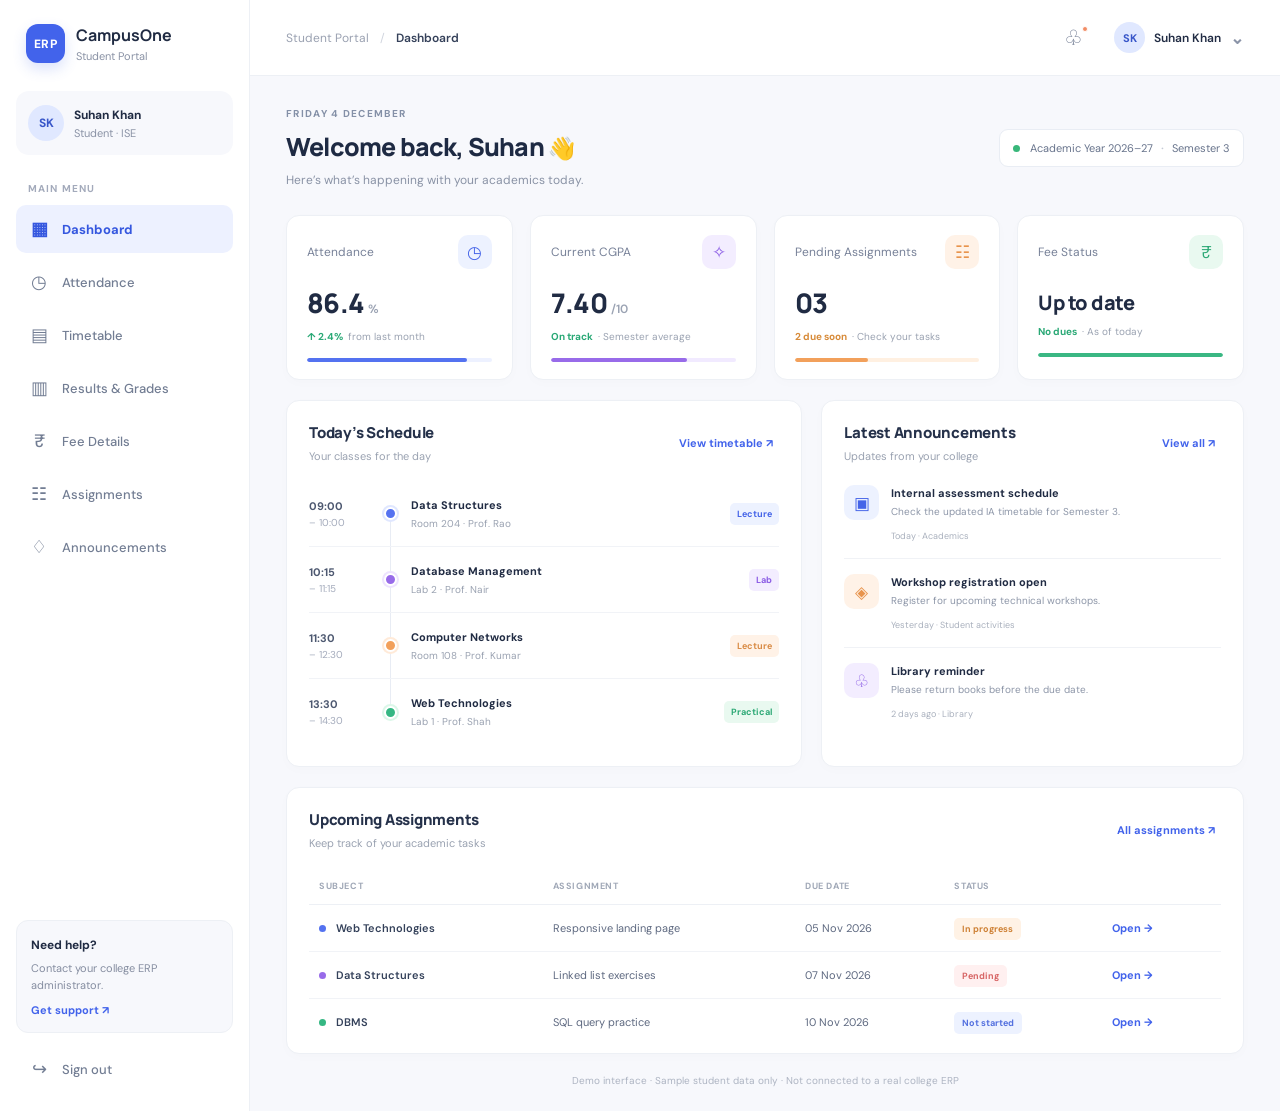
<file: ERP/index.html>
<!DOCTYPE html>
<html lang="en">
<head>
  <meta charset="UTF-8" />
  <meta name="viewport" content="width=device-width, initial-scale=1.0" />
  <title>College ERP | Student Portal</title>
  <link rel="stylesheet" href="style.css" />
</head>
<body>
  <div class="app-shell">
    <aside class="sidebar" id="sidebar">
      <div class="brand">
        <div class="brand-mark">ERP</div>
        <div><strong>CampusOne</strong><small>Student Portal</small></div>
      </div>

      <div class="profile-mini">
        <div class="avatar">SK</div>
        <div><strong>Suhan Khan</strong><small>Student · ISE</small></div>
      </div>

      <p class="nav-label">MAIN MENU</p>
      <nav class="nav">
        <button class="nav-item active" data-page="dashboard"><span>▦</span> Dashboard</button>
        <button class="nav-item" data-page="attendance"><span>◷</span> Attendance</button>
        <button class="nav-item" data-page="timetable"><span>▤</span> Timetable</button>
        <button class="nav-item" data-page="results"><span>▥</span> Results & Grades</button>
        <button class="nav-item" data-page="fees"><span>₹</span> Fee Details</button>
        <button class="nav-item" data-page="assignments"><span>☷</span> Assignments</button>
        <button class="nav-item" data-page="announcements"><span>♢</span> Announcements</button>
      </nav>
      <div class="sidebar-bottom">
        <div class="help-card"><strong>Need help?</strong><p>Contact your college ERP administrator.</p><a href="mailto:erp-support@example.edu">Get support ↗</a></div>
        <button class="nav-item" id="logoutBtn"><span>↪</span> Sign out</button>
      </div>
    </aside>

    <main class="main">
      <header class="topbar">
        <button class="menu-toggle" id="menuToggle" aria-label="Toggle navigation">☰</button>
        <div class="breadcrumbs"><span>Student Portal</span><b>/</b><strong id="crumb">Dashboard</strong></div>
        <div class="top-actions">
          <button class="icon-button" id="notificationBtn" aria-label="Notifications">♧<i></i></button>
          <div class="top-profile"><div class="avatar small">SK</div><span>Suhan Khan</span><span class="chevron">⌄</span></div>
        </div>
      </header>

      <section class="page-content">
        <div class="welcome-row">
          <div><p class="eyebrow" id="todayLabel">STUDENT OVERVIEW</p><h1 id="pageTitle">Welcome back, Suhan <span>👋</span></h1><p class="subheading" id="pageSubtitle">Here’s what’s happening with your academics today.</p></div>
          <div class="semester-pill"><span class="status-dot"></span> Academic Year 2026–27 <b>·</b> Semester 3</div>
        </div>

        <div id="dashboardPage" class="page-panel">
          <div class="stats-grid">
            <article class="stat-card"><div class="stat-top"><span>Attendance</span><span class="stat-icon blue">◷</span></div><div class="stat-number">86.4<span>%</span></div><div class="stat-foot"><span class="positive">↑ 2.4%</span> <span>from last month</span></div><div class="progress"><span style="width:86.4%"></span></div></article>
            <article class="stat-card"><div class="stat-top"><span>Current CGPA</span><span class="stat-icon purple">✧</span></div><div class="stat-number">7.40<span>/10</span></div><div class="stat-foot"><span class="positive">On track</span><span>· Semester average</span></div><div class="progress purple-progress"><span style="width:74%"></span></div></article>
            <article class="stat-card"><div class="stat-top"><span>Pending Assignments</span><span class="stat-icon orange">☷</span></div><div class="stat-number">03</div><div class="stat-foot"><span class="warning">2 due soon</span><span>· Check your tasks</span></div><div class="progress orange-progress"><span style="width:40%"></span></div></article>
            <article class="stat-card"><div class="stat-top"><span>Fee Status</span><span class="stat-icon green">₹</span></div><div class="stat-number status-number">Up to date</div><div class="stat-foot"><span class="positive">No dues</span><span>· As of today</span></div><div class="progress green-progress"><span style="width:100%"></span></div></article>
          </div>

          <div class="content-grid">
            <section class="panel schedule-panel">
              <div class="panel-heading"><div><h2>Today’s Schedule</h2><p>Your classes for the day</p></div><button class="text-button" data-goto="timetable">View timetable ↗</button></div>
              <div class="schedule-list">
                <div class="schedule-item"><div class="time">09:00<small>– 10:00</small></div><div class="timeline"><span class="timeline-dot blue-dot"></span></div><div class="class-details"><strong>Data Structures</strong><p>Room 204 · Prof. Rao</p></div><span class="class-tag blue-tag">Lecture</span></div>
                <div class="schedule-item"><div class="time">10:15<small>– 11:15</small></div><div class="timeline"><span class="timeline-dot purple-dot"></span></div><div class="class-details"><strong>Database Management</strong><p>Lab 2 · Prof. Nair</p></div><span class="class-tag purple-tag">Lab</span></div>
                <div class="schedule-item"><div class="time">11:30<small>– 12:30</small></div><div class="timeline"><span class="timeline-dot orange-dot"></span></div><div class="class-details"><strong>Computer Networks</strong><p>Room 108 · Prof. Kumar</p></div><span class="class-tag orange-tag">Lecture</span></div>
                <div class="schedule-item"><div class="time">13:30<small>– 14:30</small></div><div class="timeline"><span class="timeline-dot green-dot"></span></div><div class="class-details"><strong>Web Technologies</strong><p>Lab 1 · Prof. Shah</p></div><span class="class-tag green-tag">Practical</span></div>
              </div>
            </section>

            <section class="panel announcements-panel">
              <div class="panel-heading"><div><h2>Latest Announcements</h2><p>Updates from your college</p></div><button class="text-button" data-goto="announcements">View all ↗</button></div>
              <div class="announcement"><div class="announcement-icon blue">▣</div><div><strong>Internal assessment schedule</strong><p>Check the updated IA timetable for Semester 3.</p><small>Today · Academics</small></div></div>
              <div class="announcement"><div class="announcement-icon orange">◈</div><div><strong>Workshop registration open</strong><p>Register for upcoming technical workshops.</p><small>Yesterday · Student activities</small></div></div>
              <div class="announcement"><div class="announcement-icon purple">♧</div><div><strong>Library reminder</strong><p>Please return books before the due date.</p><small>2 days ago · Library</small></div></div>
            </section>
          </div>

          <section class="panel tasks-panel">
            <div class="panel-heading"><div><h2>Upcoming Assignments</h2><p>Keep track of your academic tasks</p></div><button class="text-button" data-goto="assignments">All assignments ↗</button></div>
            <div class="table-wrap"><table><thead><tr><th>SUBJECT</th><th>ASSIGNMENT</th><th>DUE DATE</th><th>STATUS</th><th></th></tr></thead><tbody>
              <tr><td><span class="subject-dot dot-blue"></span> Web Technologies</td><td>Responsive landing page</td><td>05 Nov 2026</td><td><span class="badge badge-orange">In progress</span></td><td><button class="row-action" data-goto="assignments">Open →</button></td></tr>
              <tr><td><span class="subject-dot dot-purple"></span> Data Structures</td><td>Linked list exercises</td><td>07 Nov 2026</td><td><span class="badge badge-red">Pending</span></td><td><button class="row-action" data-goto="assignments">Open →</button></td></tr>
              <tr><td><span class="subject-dot dot-green"></span> DBMS</td><td>SQL query practice</td><td>10 Nov 2026</td><td><span class="badge badge-blue">Not started</span></td><td><button class="row-action" data-goto="assignments">Open →</button></td></tr>
            </tbody></table></div>
          </section>
          <p class="demo-note">Demo interface · Sample student data only · Not connected to a real college ERP</p>
        </div>

        <div id="otherPage" class="page-panel hidden">
          <section class="panel detail-panel">
            <div class="panel-heading"><div><h2 id="detailHeading">Section</h2><p id="detailDescription">Your information will appear here.</p></div><span class="section-symbol" id="detailSymbol">▤</span></div>
            <div id="detailContent"></div>
          </section>
          <p class="demo-note">Demo interface · Sample student data only · Not connected to a real college ERP</p>
        </div>
      </section>
    </main>
  </div>
  <div class="toast" id="toast" role="status"></div>
  <script src="script.js"></script>
</body>
</html>
</file>
<file: ERP/style.css>
@import url('https://fonts.googleapis.com/css2?family=DM+Sans:wght@400;500;600;700&family=Manrope:wght@400;500;600;700;800&display=swap');
:root{--navy:#17233e;--muted:#7b8498;--line:#edf0f5;--bg:#f7f8fc;--blue:#4263eb;--text:#202b43}
*{box-sizing:border-box}body{margin:0;background:var(--bg);color:var(--text);font-family:'DM Sans',sans-serif;font-size:14px}.app-shell{min-height:100vh;display:flex}.sidebar{width:250px;background:#fff;border-right:1px solid #edf0f5;padding:24px 16px 18px;display:flex;flex-direction:column;flex-shrink:0}.brand{display:flex;align-items:center;gap:11px;padding:0 10px 28px}.brand-mark{width:39px;height:39px;border-radius:12px;background:#4263eb;color:#fff;display:grid;place-items:center;font-weight:800;font-size:12px;letter-spacing:.3px;box-shadow:0 6px 14px #4263eb30}.brand strong{display:block;font-family:Manrope,sans-serif;font-size:16px}.brand small,.profile-mini small{display:block;color:#8a92a5;font-size:11px;margin-top:3px}.profile-mini{display:flex;align-items:center;gap:10px;padding:14px 12px;background:#f7f8fc;border-radius:13px;margin-bottom:27px;font-size:12px}.profile-mini strong{font-size:12px}.avatar{width:36px;height:36px;border-radius:50%;display:grid;place-items:center;background:#e0e8ff;color:#3856c9;font-weight:700;font-size:12px;flex-shrink:0}.avatar.small{width:31px;height:31px;font-size:11px}.nav-label{font-size:10px;font-weight:700;color:#a3aabb;letter-spacing:1.1px;padding:0 12px;margin:0 0 10px}.nav{display:grid;gap:5px}.nav-item{border:0;background:transparent;width:100%;text-align:left;display:flex;align-items:center;gap:13px;padding:12px 13px;border-radius:10px;color:#727d93;font:500 13px 'DM Sans',sans-serif;cursor:pointer;transition:.18s}.nav-item span{font-size:18px;width:20px;text-align:center}.nav-item:hover{background:#f5f7ff;color:#4263eb}.nav-item.active{background:#edf1ff;color:#3557df;font-weight:700}.sidebar-bottom{margin-top:auto}.help-card{background:#f7f8fc;border:1px solid #edf0f5;border-radius:12px;padding:14px;margin:18px 0 12px}.help-card strong{font-size:12px}.help-card p{color:#858da0;font-size:11px;line-height:1.5;margin:7px 0}.help-card a{font-size:11px;color:#4263eb;text-decoration:none;font-weight:700}.main{flex:1;min-width:0}.topbar{height:76px;background:#fff;border-bottom:1px solid #edf0f5;display:flex;align-items:center;justify-content:space-between;padding:0 36px}.breadcrumbs{display:flex;align-items:center;gap:11px;color:#9aa1b1;font-size:12px}.breadcrumbs b{font-weight:400;color:#d0d4de}.breadcrumbs strong{color:#35415a;font-weight:600}.top-actions{display:flex;align-items:center;gap:25px}.icon-button{border:0;background:transparent;font-size:21px;color:#6f7a91;position:relative;cursor:pointer}.icon-button i{position:absolute;width:6px;height:6px;border-radius:50%;background:#f28c64;right:1px;top:1px;border:1px solid white}.top-profile{display:flex;align-items:center;gap:9px;font-size:12px;font-weight:600}.chevron{color:#8b94a8;font-size:17px}.menu-toggle{display:none;border:0;background:transparent;font-size:22px}.page-content{padding:31px 36px 24px;max-width:1600px;margin:auto}.welcome-row{display:flex;align-items:center;justify-content:space-between;gap:20px;margin-bottom:27px}.eyebrow{font-size:10px;letter-spacing:1.3px;font-weight:700;color:#8490a7;margin:0 0 9px}.welcome-row h1{font:800 25px Manrope,sans-serif;letter-spacing:-.8px;margin:0;color:#1e2a43}.welcome-row h1 span{font-size:22px}.subheading{color:#8992a5;font-size:12px;margin:8px 0 0}.semester-pill{white-space:nowrap;background:#fff;border:1px solid #e9edf4;border-radius:9px;padding:11px 13px;color:#68748c;font-size:11px}.semester-pill b{color:#c5cad5;margin:0 5px}.status-dot{display:inline-block;width:7px;height:7px;border-radius:50%;background:#38b77a;margin-right:7px}.stats-grid{display:grid;grid-template-columns:repeat(4,minmax(0,1fr));gap:17px;margin-bottom:20px}.stat-card,.panel{background:#fff;border:1px solid #edf0f5;border-radius:13px;box-shadow:0 3px 12px #25365b04}.stat-card{padding:19px 20px 17px;min-width:0}.stat-top{display:flex;align-items:center;justify-content:space-between;color:#778198;font-size:12px}.stat-icon,.announcement-icon{width:34px;height:34px;border-radius:10px;display:grid;place-items:center;font-size:17px}.blue{background:#edf2ff;color:#4564e8}.purple{background:#f3edff;color:#8b5ce5}.orange{background:#fff2e7;color:#e8944d}.green{background:#e9f9f0;color:#2ca875}.stat-number{font:800 27px Manrope,sans-serif;letter-spacing:-.7px;margin:15px 0 9px}.stat-number span{font:600 12px 'DM Sans',sans-serif;color:#9ba3b3;letter-spacing:0;margin-left:4px}.status-number{font-size:20px;letter-spacing:-.5px;margin-top:20px}.stat-foot{display:flex;gap:5px;align-items:center;color:#9aa2b1;font-size:10px;flex-wrap:wrap}.positive{color:#29a875;font-weight:700}.warning{color:#d78a38;font-weight:700}.progress{height:4px;background:#edf1ff;border-radius:5px;margin-top:15px;overflow:hidden}.progress span{display:block;height:100%;background:#5472f0;border-radius:5px}.purple-progress{background:#f1eaff}.purple-progress span{background:#986be9}.orange-progress{background:#fff0e1}.orange-progress span{background:#f2a05b}.green-progress{background:#e7f8ef}.green-progress span{background:#3ab783}.content-grid{display:grid;grid-template-columns:minmax(0,1.1fr) minmax(330px,.9fr);gap:19px;margin-bottom:20px}.panel{padding:21px 22px;min-width:0}.panel-heading{display:flex;justify-content:space-between;align-items:center;gap:12px;margin-bottom:18px}.panel-heading h2{font:800 15px Manrope,sans-serif;margin:0;color:#25314a;letter-spacing:-.25px}.panel-heading p{color:#9aa2b1;font-size:11px;margin:6px 0 0}.text-button,.row-action{border:0;background:transparent;color:#4263eb;font:700 11px 'DM Sans',sans-serif;cursor:pointer;white-space:nowrap}.schedule-list{display:grid}.schedule-item{display:grid;grid-template-columns:60px 18px minmax(0,1fr) auto;gap:12px;align-items:center;min-height:66px;border-bottom:1px solid #f1f3f7}.schedule-item:last-child{border-bottom:0}.time{font-size:11px;font-weight:700;color:#4d5870}.time small{display:block;font-size:10px;color:#a3aabb;font-weight:400;margin-top:3px}.timeline{height:100%;position:relative;display:grid;place-items:center}.timeline:before{content:'';position:absolute;width:1px;background:#e8ecf4;top:0;bottom:0;left:50%}.schedule-item:first-child .timeline:before{top:50%}.schedule-item:last-child .timeline:before{bottom:50%}.timeline-dot{position:relative;width:9px;height:9px;border-radius:50%;border:2px solid white;box-sizing:content-box}.blue-dot{background:#5572f0;box-shadow:0 0 0 2px #e0e7ff}.purple-dot{background:#986be9;box-shadow:0 0 0 2px #eee4ff}.orange-dot{background:#f2a05b;box-shadow:0 0 0 2px #ffead8}.green-dot{background:#35b783;box-shadow:0 0 0 2px #dcf7e9}.class-details strong{font-size:11px;display:block}.class-details p{margin:5px 0 0;font-size:10px;color:#9aa2b1}.class-tag{font-size:9px;padding:5px 7px;border-radius:5px;font-weight:700}.blue-tag{background:#edf2ff;color:#4564e8}.purple-tag{background:#f3edff;color:#8b5ce5}.orange-tag{background:#fff2e7;color:#d98b45}.green-tag{background:#e9f9f0;color:#2ca875}.announcements-panel .panel-heading{margin-bottom:7px}.announcement{display:flex;gap:12px;padding:15px 0;border-bottom:1px solid #f0f2f6}.announcement:last-child{border-bottom:0;padding-bottom:2px}.announcement-icon{width:35px;height:35px;flex-shrink:0}.announcement strong{font-size:11px;display:block;margin:1px 0 5px}.announcement p{font-size:10px;color:#8d96a8;margin:0 0 6px;line-height:1.4}.announcement small{font-size:9px;color:#a9b0bd}.tasks-panel{padding-bottom:8px}.table-wrap{overflow-x:auto}table{width:100%;border-collapse:collapse;text-align:left;white-space:nowrap}th{font-size:9px;letter-spacing:.6px;color:#a0a8b7;font-weight:700;padding:12px 10px;border-bottom:1px solid #edf0f5}td{font-size:11px;color:#5e6980;padding:15px 10px;border-bottom:1px solid #f1f3f7}tbody tr:last-child td{border-bottom:0}td:first-child{color:#34415a;font-weight:600}.subject-dot{display:inline-block;width:7px;height:7px;border-radius:50%;margin-right:7px}.dot-blue{background:#5472f0}.dot-purple{background:#986be9}.dot-green{background:#35b783}.badge{font-size:9px;font-weight:700;padding:5px 8px;border-radius:5px}.badge-orange{color:#ce8135;background:#fff2e5}.badge-red{color:#d76565;background:#fff0f0}.badge-blue{color:#5370df;background:#edf2ff}.demo-note{text-align:center;color:#adb4c2;font-size:10px;margin:20px 0 0}.hidden{display:none!important}.detail-panel{min-height:330px}.section-symbol{width:38px;height:38px;display:grid;place-items:center;background:#edf2ff;color:#4263eb;border-radius:11px;font-size:20px}.detail-list{display:grid;gap:0}.detail-row{display:flex;justify-content:space-between;align-items:center;gap:15px;padding:16px 5px;border-bottom:1px solid #f0f2f6;font-size:12px}.detail-row:last-child{border-bottom:0}.detail-row span{color:#8b95a7}.detail-row strong{font-weight:600;text-align:right}.pill{font-size:10px;font-weight:700;border-radius:5px;padding:5px 8px;background:#e9f9f0;color:#2ca875}.pill.pending{background:#fff2e5;color:#ce8135}.toast{position:fixed;bottom:24px;right:24px;background:#202b43;color:white;padding:12px 17px;border-radius:9px;font-size:12px;box-shadow:0 8px 30px #17233e24;opacity:0;transform:translateY(10px);transition:.25s;pointer-events:none;z-index:10}.toast.show{opacity:1;transform:translateY(0)}
@media(max-width:1150px){.sidebar{width:220px}.page-content{padding:27px 24px}.topbar{padding:0 24px}.stats-grid{grid-template-columns:repeat(2,minmax(0,1fr))}.content-grid{grid-template-columns:1fr}.welcome-row{align-items:flex-start;flex-direction:column}.semester-pill{align-self:flex-start}}
@media(max-width:760px){.sidebar{position:fixed;z-index:20;left:-260px;top:0;bottom:0;width:250px;transition:left .25s;box-shadow:12px 0 30px #17233e12}.sidebar.open{left:0}.menu-toggle{display:block;margin-right:12px}.topbar{height:64px;padding:0 16px;justify-content:flex-start}.breadcrumbs{flex:1;gap:7px}.top-actions{gap:12px}.top-profile>span:not(.chevron){display:none}.page-content{padding:23px 15px}.welcome-row h1{font-size:22px}.stats-grid{gap:10px}.stat-card{padding:15px}.stat-number{font-size:24px}.content-grid{gap:12px}.panel{padding:17px 14px}.schedule-item{grid-template-columns:51px 14px minmax(0,1fr);gap:8px}.class-tag{display:none}.top-profile{gap:5px}.semester-pill{font-size:10px}.panel-heading h2{font-size:14px}.announcement p{line-height:1.5}}
@media(max-width:390px){.stats-grid{grid-template-columns:1fr}.stat-card{padding:16px}.welcome-row h1{font-size:20px}.top-actions{gap:7px}.breadcrumbs{font-size:10px}}
</file>
